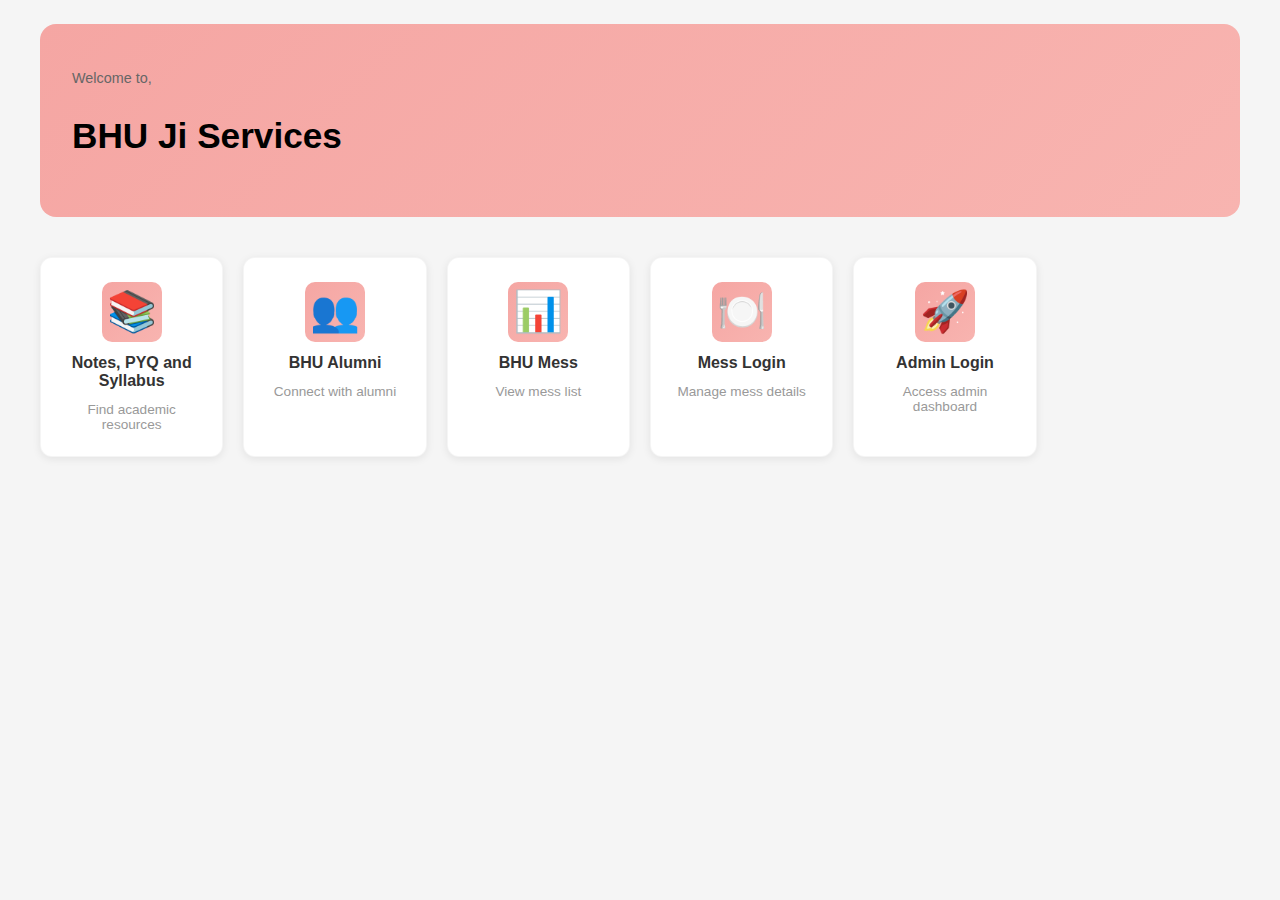
<file: index.html>
<!DOCTYPE html>
<html lang="en">
<head>
    <meta charset="UTF-8">
    <meta name="viewport" content="width=device-width, initial-scale=1.0">
    <title>BHU Ji Dashboard</title>
    <link rel="stylesheet" href="https://cdnjs.cloudflare.com/ajax/libs/font-awesome/6.0.0-beta3/css/all.min.css">
    <link rel="stylesheet" href="styles.css">
    <div class="dashboard-header">
        <h1>BHU Ji Dashboard</h1>
        <p class="header-date">📅 Tue, Nov 25, 2025</p>
    </div>
    <main class="dashboard-container">
        <div class="welcome-card">
            <p class="welcome-subtitle">Welcome to,</p>
            <h2 class="welcome-title">BHU Ji Services</h2>
        </div>
        <div class="service-grid">
            <div id="notes-card" class="service-card" style="cursor: pointer;">
                <div class="service-icon">📚</div>
                <h3 class="service-name">Notes, PYQ and Syllabus</h3>
                <p class="service-desc">Find academic resources</p>
            </div>
            <a href="alumniHostels.html" class="service-card">
                <div class="service-icon">👥</div>
                <h3 class="service-name">BHU Alumni</h3>
                <p class="service-desc">Connect with alumni</p>
            </a>
            <a href="messList.html" class="service-card">
                <div class="service-icon">📊</div>
                <h3 class="service-name">BHU Mess</h3>
                <p class="service-desc">View mess list</p>
            </a>
            <a href="messLogin.html" class="service-card">
                <div class="service-icon">🍽️</div>
                <h3 class="service-name">Mess Login</h3>
                <p class="service-desc">Manage mess details</p>
            </a>
            <div id="admin-login-card" class="service-card" style="cursor: pointer;">
                <div class="service-icon">🚀</div>
                <h3 class="service-name">Admin Login</h3>
                <p class="service-desc">Access admin dashboard</p>
            </div>
        </div>
    </main>

    <!-- Notes Modal -->
    <div id="notes-modal" class="modal-overlay">
        <div class="modal-content">
            <div class="modal-header">
                <h2>Choose a Resource</h2>
                <button id="notes-modal-close" class="modal-close">&times;</button>
            </div>
            <div class="modal-body">
                <a href="https://drive.google.com/drive/u/2/folders/116XFzMyxgGi6TwMffEyU1wC31768v-Eu" class="modal-option-btn"><i class="fas fa-book-open"></i> Notes</a>
                <a href="pyq_ji_file_manager/pyq_ji_file_manager.html" class="modal-option-btn"><i class="fas fa-file-alt"></i> PYQ</a>
                <a href="https://drive.google.com/drive/u/2/folders/1a_JggtUczdvfrDzYzCUU9171eKrLCz9Y" class="modal-option-btn"><i class="fas fa-list-alt"></i> Syllabus</a>
                <div id="notes-progress-bar-container" class="progress-bar-container">
                    <div class="progress-bar"></div>
                </div>
            </div>
        </div>
    </div>

    <!-- Admin Password Modal -->
    <div id="admin-password-modal" class="modal-overlay">
        <div class="modal-content">
            <div class="modal-header">
                <h2>Admin Access</h2>
                <button id="admin-modal-close" class="modal-close">&times;</button>
            </div>
            <div class="modal-body">
                <div class="input-wrapper">
                    <i class="fas fa-lock"></i>
                    <input type="password" id="admin-password-input" placeholder="Enter password">
                    <i class="fas fa-eye-slash toggle-password" id="admin-toggle-password"></i>
                </div>
                <p id="admin-password-error">Incorrect password. You are not allowed.</p>
                <div class="form-options">
                    <label class="remember-me">
                        <input type="checkbox" id="admin-remember-password">
                        <span>Remember password</span>
                    </label>
                </div>
                <button id="admin-password-submit" class="submit-btn">Login</button>
            </div>
        </div>
    </div>

    <script>
        document.addEventListener('DOMContentLoaded', () => {
            const notesCard = document.getElementById('notes-card');
            const notesModal = document.getElementById('notes-modal');
            const closeModalBtn = document.getElementById('notes-modal-close');
            const notesModalBody = notesModal.querySelector('.modal-body');
            const progressBarContainer = document.getElementById('notes-progress-bar-container');

            const adminLoginCard = document.getElementById('admin-login-card');
            const adminPasswordModal = document.getElementById('admin-password-modal');
            const closeAdminModalBtn = document.getElementById('admin-modal-close');
            const adminPasswordInput = document.getElementById('admin-password-input');
            const adminPasswordSubmit = document.getElementById('admin-password-submit');
            const adminPasswordError = document.getElementById('admin-password-error');
            const adminTogglePassword = document.getElementById('admin-toggle-password');
            const adminRememberCheckbox = document.getElementById('admin-remember-password');

            const openModal = () => {
                notesModalBody.classList.remove('loading'); // Reset state
                progressBarContainer.style.display = 'none';
                notesModal.style.display = 'flex';
            };

            const closeModal = () => {
                notesModalBody.classList.remove('loading');
                progressBarContainer.style.display = 'none';
                notesModal.style.display = 'none';
            };

            notesCard.addEventListener('click', openModal);
            closeModalBtn.addEventListener('click', closeModal);

            // Close modal if user clicks outside the content
            notesModal.addEventListener('click', (e) => {
                if (e.target === notesModal) {
                    closeModal();
                }
            });

            // Show progress bar on modal link click
            notesModal.querySelectorAll('.modal-option-btn').forEach(link => {
                link.addEventListener('click', () => {
                    notesModalBody.classList.add('loading');
                    progressBarContainer.style.display = 'block'; // Show progress bar
                });
            });

            const openAdminModal = () => {
                // Check for remembered password
                const rememberedPassword = localStorage.getItem('adminPassword');
                if (rememberedPassword) {
                    adminPasswordInput.value = rememberedPassword;
                    adminRememberCheckbox.checked = true;
                } else {
                    adminPasswordInput.value = '';
                    adminRememberCheckbox.checked = false;
                }

                adminPasswordError.style.display = 'none';
                adminPasswordModal.style.display = 'flex';
                adminPasswordInput.focus();
            };

            const closeAdminModal = () => {
                adminPasswordModal.style.display = 'none';
            };

            const checkAdminPassword = () => {
                if (adminPasswordInput.value === "Cvam@Cvam") {
                    // Handle remember password
                    if (adminRememberCheckbox.checked) {
                        localStorage.setItem('adminPassword', adminPasswordInput.value);
                    } else {
                        localStorage.removeItem('adminPassword');
                    }
                    window.location.href = 'admindashboard.html';
                } else {
                    adminPasswordError.style.display = 'block';
                }
            };

            adminLoginCard.addEventListener('click', openAdminModal);
            closeAdminModalBtn.addEventListener('click', closeAdminModal);
            adminPasswordSubmit.addEventListener('click', checkAdminPassword);
            adminPasswordInput.addEventListener('keypress', (e) => {
                if (e.key === 'Enter') {
                    checkAdminPassword();
                }
            });

            adminTogglePassword.addEventListener('click', () => {
                if (adminPasswordInput.type === 'password') {
                    adminPasswordInput.type = 'text';
                    adminTogglePassword.classList.remove('fa-eye-slash');
                    adminTogglePassword.classList.add('fa-eye');
                } else {
                    adminPasswordInput.type = 'password';
                    adminTogglePassword.classList.remove('fa-eye');
                    adminTogglePassword.classList.add('fa-eye-slash');
                }
            });
        });
    </script>
</body>
</html>
</file>
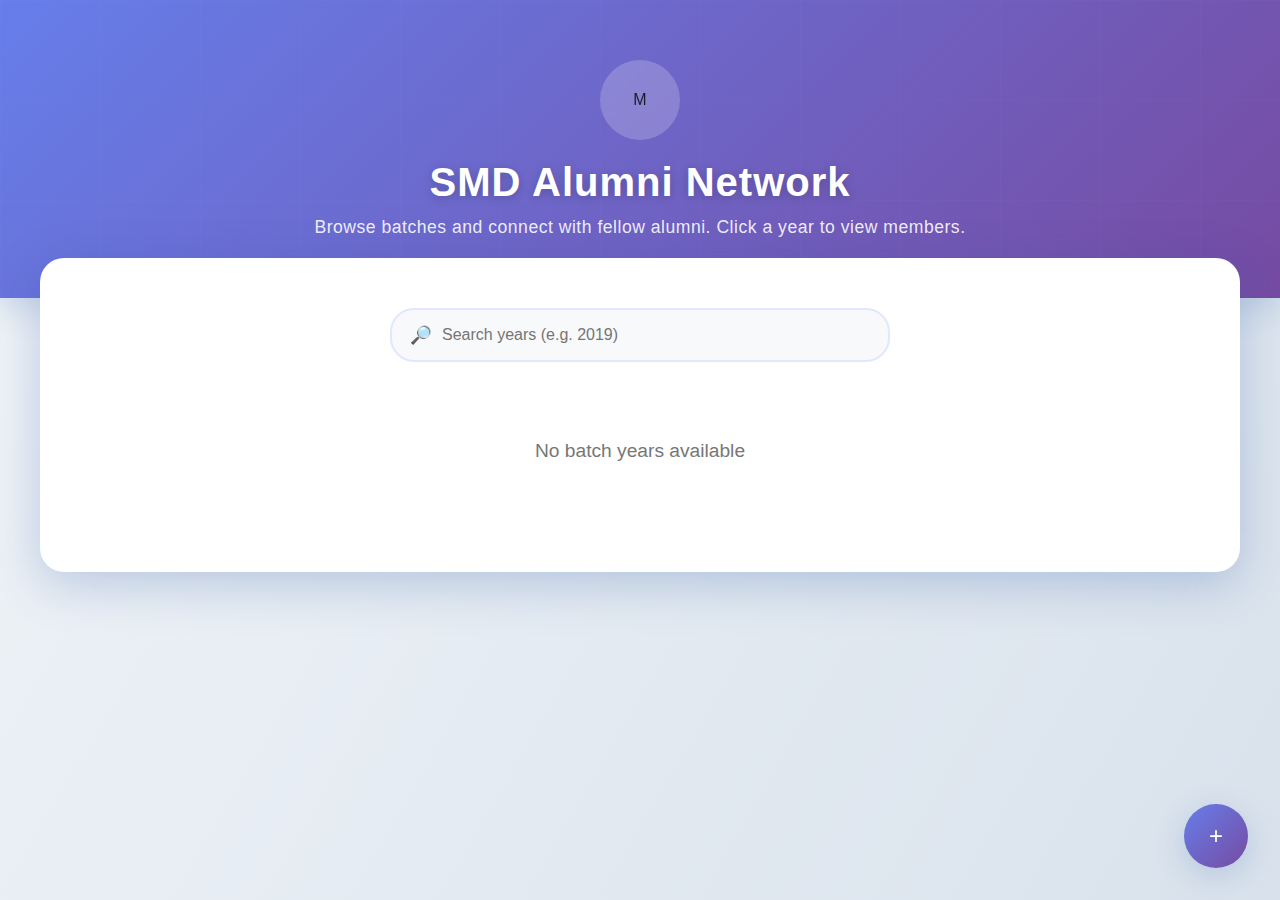
<file: alumni.html>
<!DOCTYPE html>
<html lang="en">
<head>
  <meta charset="UTF-8" />
  <meta name="viewport" content="width=device-width, initial-scale=1.0" />
  <title>BHU Alumni - Years</title>
  <link rel="stylesheet" href="alumniStyle.css" />
</head>
<body>
  <div class="hero-section">
    <div class="hero-content">
      <div class="hero-icon">M</div>
      <h1 class="hero-title">SMD Alumni Network</h1>
      <p class="hero-subtitle">Browse batches and connect with fellow alumni. Click a year to view members.</p>
    </div>
  </div>

  <div class="container">
    <div id="years-view">
      <div class="search-container" style="margin-bottom:18px;">
        <span class="search-icon">🔎</span>
        <input id="year-search" class="search-input" placeholder="Search years (e.g. 2019)" />
      </div>
      <div class="cards-container" id="cards-container"></div>
    </div>
    <div id="alumni-view" class="hidden">
      <button id="back-to-years-button" class="back-button">&larr; Back to Years</button>
      <div style="margin:18px 0 12px; display:flex; gap:12px; align-items:center;">
        <h1 id="alumni-year-title" style="margin:0; flex:1"></h1>
        <div style="min-width:240px;">
          <input id="alumni-search" class="search-input" placeholder="Search alumni by name" />
        </div>
      </div>
      <div class="alumni-container" id="alumni-container"></div>
    </div>
    <div id="profile-view" class="hidden">
      <button id="back-to-alumni-button" class="back-button">&larr; Back to Alumni List</button>
      <div id="profile-details"></div>
    </div>
    
    <div id="loading-overlay" class="loading-overlay hidden">
      <div class="spinner"></div>
      <p>Loading alumni data…</p>
    </div>
  </div>
  <a href="https://forms.gle/ai4JgUcyFuaW2g2D8" class="fab" target="_blank">
    +
  </a>
  <script src="alumniJs.js"></script>
</body>
</html>
</file>
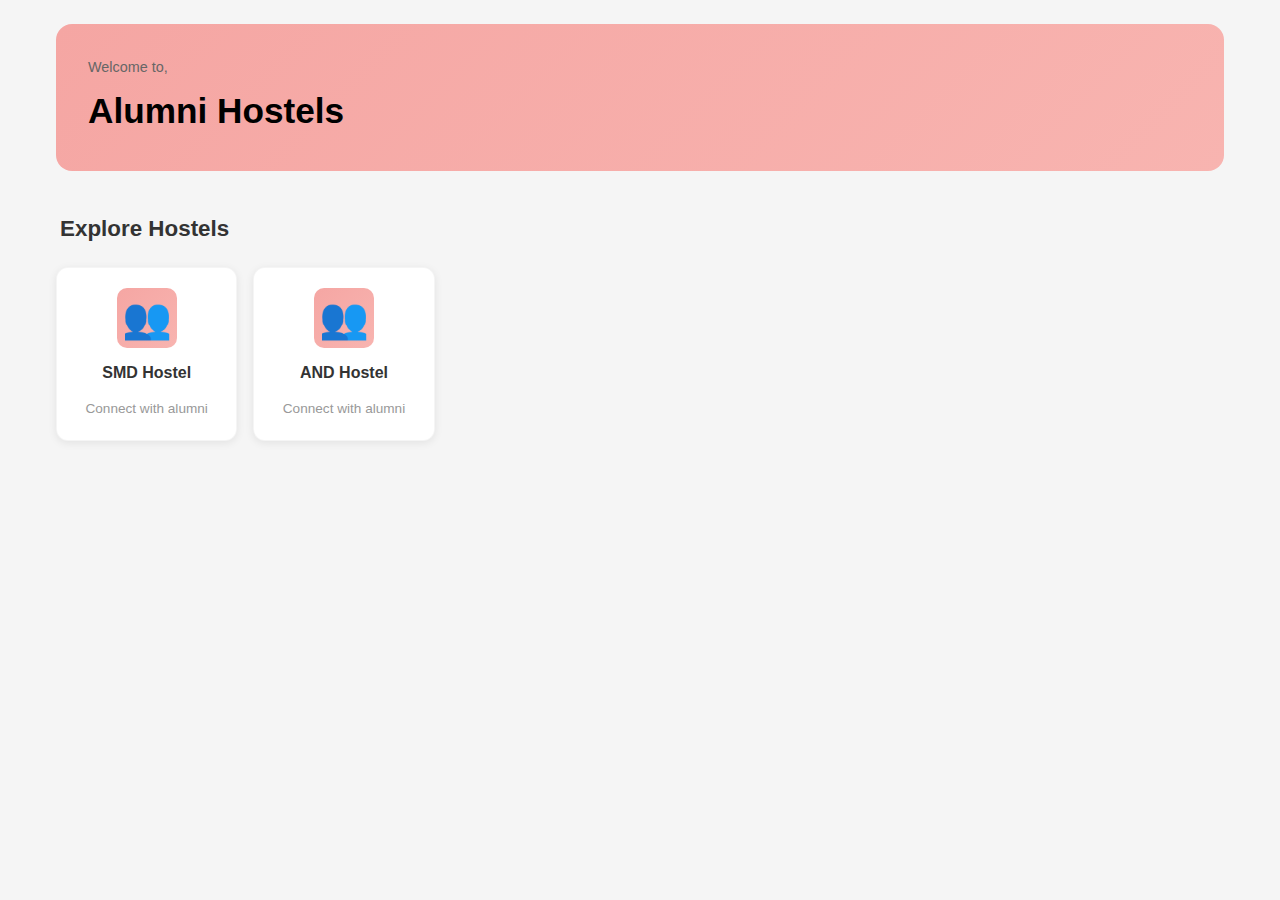
<file: alumniHostels.html>
<!DOCTYPE html>
<html lang="en">
<head>
    <meta charset="utf-8" />
    <meta name="viewport" content="width=device-width, initial-scale=1" />
    <title>Alumni Hostels</title>
    <link rel="stylesheet" href="alumniHostelsStyle.css?v=2">
</head>
<body>
    <div class="dashboard-header">
        <h1>Alumni Hostels Dashboard</h1>
        <p class="header-date">📅 Tue, Nov 25, 2025</p>
    </div>

    <main class="dashboard-container">
        <div class="welcome-card">
            <p class="welcome-subtitle">Welcome to,</p>
            <h2 class="welcome-title">Alumni Hostels</h2>
        </div>

        <div class="section-title">Explore Hostels</div>

        <div class="hostel-grid">
            <div class="hostel-card" data-hostel="SMD">
                <div class="hostel-icon">👥</div>
                <h3 class="hostel-name">SMD Hostel</h3>
                <p class="hostel-desc">Connect with alumni</p>
            </div>

            <div class="hostel-card" data-hostel="AND">
                <div class="hostel-icon">👥</div>
                <h3 class="hostel-name">AND Hostel</h3>
                <p class="hostel-desc">Connect with alumni</p>
            </div>

        </div>
    </main>

    <div id="dev-modal" class="modal-overlay" role="dialog" aria-hidden="true">
        <div class="modal">
            <button id="modal-x" aria-label="Close" class="modal-close">✕</button>
            <div class="modal-icon">🔧</div>
            <h3 id="modal-title">Coming Soon</h3>
            <p id="modal-text">This hostel's alumni page is still in development.</p>
            <button id="modal-close" class="modal-btn">OK</button>
        </div>
    </div>

    <script>
        document.querySelectorAll('.hostel-card').forEach(card => {
            card.addEventListener('click', () => {
                const hostel = card.getAttribute('data-hostel');
                if (hostel === 'SMD') {
                    window.location.href = 'alumni.html';
                } else {
                    const modal = document.getElementById('dev-modal');
                    document.getElementById('modal-title').textContent = hostel + ' Hostel';
                    document.getElementById('modal-text').textContent = hostel + ' Hostel alumni page is coming soon. Stay tuned!';
                    modal.style.display = 'flex';
                    modal.setAttribute('aria-hidden', 'false');
                    document.getElementById('modal-close').focus();
                }
            });
        });

        const modal = document.getElementById('dev-modal');
        function closeModal() {
            modal.style.display = 'none';
            modal.setAttribute('aria-hidden', 'true');
        }
        document.getElementById('modal-close').addEventListener('click', closeModal);
        document.getElementById('modal-x').addEventListener('click', closeModal);
        modal.addEventListener('click', (e) => { if (e.target === modal) closeModal(); });
        document.addEventListener('keydown', (e) => { if (e.key === 'Escape' && modal.style.display === 'flex') closeModal(); });
    </script>
</body>
</html>
</file>
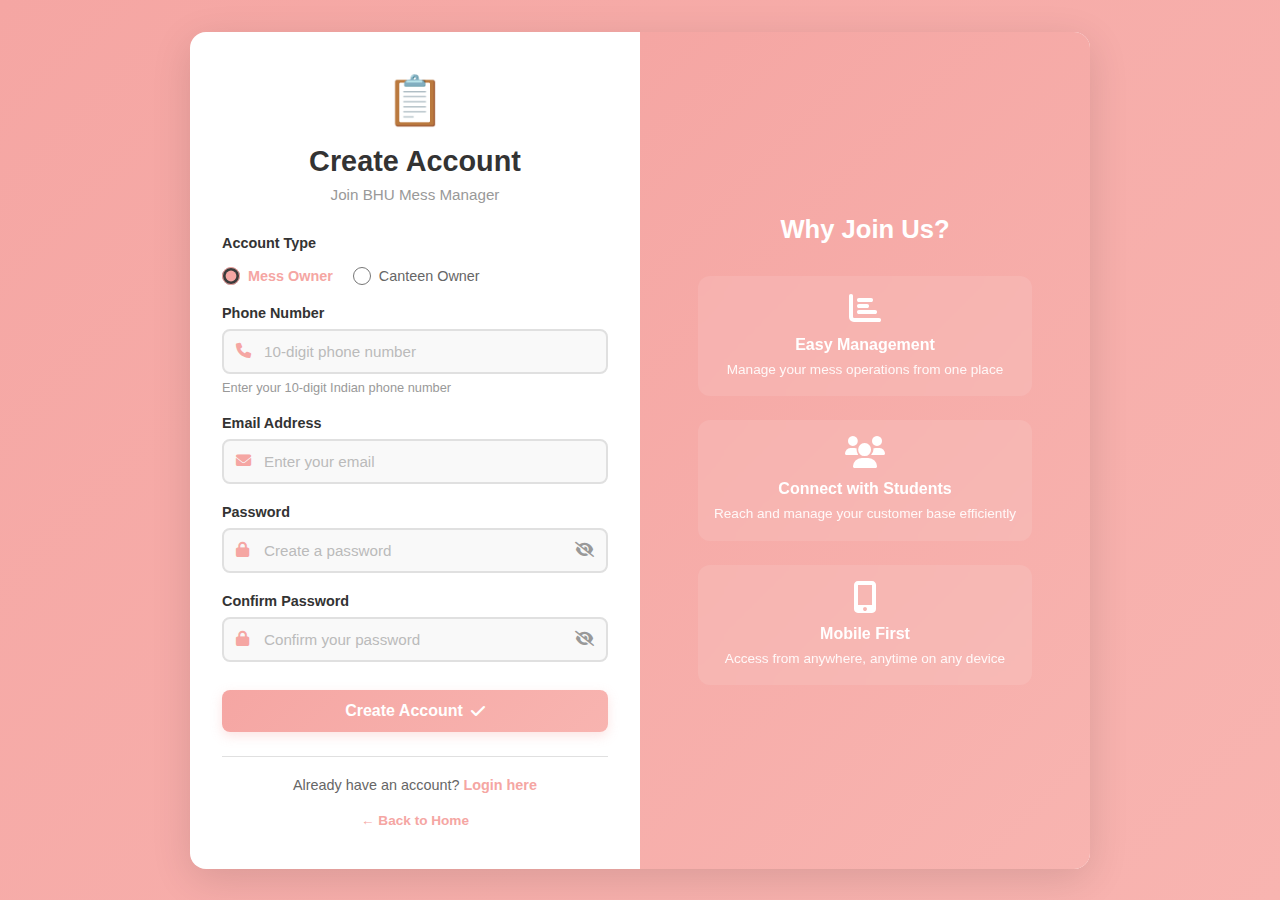
<file: signup.html>
<!DOCTYPE html>
<html lang="en">
<head>
  <meta charset="UTF-8">
  <meta name="viewport" content="width=device-width, initial-scale=1.0">
  <title>Sign Up</title>
  <link rel="stylesheet" href="https://cdnjs.cloudflare.com/ajax/libs/font-awesome/6.0.0-beta3/css/all.min.css">
  <link rel="stylesheet" href="signup.css">
</head>
<body>
  <div class="signup-container">
    <div class="signup-card">
      <div class="signup-header">
        <div class="header-icon">📋</div>
        <h1>Create Account</h1>
        <p>Join BHU Mess Manager</p>
      </div>

      <form id="signup-form" autocomplete="off">
        <div class="form-group">
          <label>Account Type</label>
          <div class="radio-group">
            <div class="radio-item">
              <input type="radio" id="mess" name="userType" value="mess" checked>
              <label for="mess">Mess Owner</label>
            </div>
            <div class="radio-item">
              <input type="radio" id="canteen" name="userType" value="canteen">
              <label for="canteen">Canteen Owner</label>
            </div>
          </div>
        </div>

        <div class="form-group">
          <label for="phone">Phone Number</label>
          <div class="input-wrapper">
            <i class="fas fa-phone"></i>
            <input type="tel" id="phone" name="phone" placeholder="10-digit phone number" required pattern="[6-9]\d{9}">
          </div>
          <small class="helper-text">Enter your 10-digit Indian phone number</small>
        </div>

        <div class="form-group">
          <label for="email">Email Address</label>
          <div class="input-wrapper">
            <i class="fas fa-envelope"></i>
            <input type="email" id="email" name="email" placeholder="Enter your email" required autocomplete="username">
          </div>
        </div>

        <div class="form-group">
          <label for="password">Password</label>
          <div class="input-wrapper">
            <i class="fas fa-lock"></i>
            <input type="password" id="password" name="password" placeholder="Create a password" required autocomplete="new-password">
            <i class="fas fa-eye-slash toggle-password" data-for="password"></i>
          </div>
        </div>

        <div class="form-group">
          <label for="confirm-password">Confirm Password</label>
          <div class="input-wrapper">
            <i class="fas fa-lock"></i>
            <input type="password" id="confirm-password" name="confirm-password" placeholder="Confirm your password" required autocomplete="new-password">
            <i class="fas fa-eye-slash toggle-password" data-for="confirm-password"></i>
          </div>
        </div>

        <button type="submit" class="signup-btn">
          <span>Create Account</span>
          <i class="fas fa-check"></i>
        </button>
      </form>

      <div class="signup-footer">
        <p>Already have an account? <a href="messLogin.html">Login here</a></p>
        <a href="index.html" class="back-link">← Back to Home</a>
      </div>
    </div>

    <div class="signup-side">
      <div class="side-content">
        <h2>Why Join Us?</h2>
        <div class="benefits">
          <div class="benefit-item">
            <i class="fas fa-chart-bar"></i>
            <h3>Easy Management</h3>
            <p>Manage your mess operations from one place</p>
          </div>
          <div class="benefit-item">
            <i class="fas fa-users"></i>
            <h3>Connect with Students</h3>
            <p>Reach and manage your customer base efficiently</p>
          </div>
          <div class="benefit-item">
            <i class="fas fa-mobile-alt"></i>
            <h3>Mobile First</h3>
            <p>Access from anywhere, anytime on any device</p>
          </div>
        </div>
      </div>
    </div>
  </div>

  <script>
    // Toggle password visibility
    document.querySelectorAll('.toggle-password').forEach(function(icon) {
      function toggleAction() {
        var forField = icon.getAttribute('data-for');
        var pwdInput = document.getElementById(forField);
        if (pwdInput.type === "password") {
          pwdInput.type = "text";
          icon.classList.remove('fa-eye-slash');
          icon.classList.add('fa-eye');
        } else {
          pwdInput.type = "password";
          icon.classList.remove('fa-eye');
          icon.classList.add('fa-eye-slash');
        }
      }
      icon.addEventListener('click', toggleAction);
      icon.addEventListener('keydown', function(e) {
        if (e.key === "Enter" || e.key === " " || e.keyCode === 32) {
          toggleAction();
        }
      });
    });

    // Validate phone number and passwords match
    document.getElementById('signup-form').addEventListener('submit', function(e) {
      var phone = document.getElementById('phone').value;
      var password = document.getElementById('password').value;
      var confirmPassword = document.getElementById('confirm-password').value;
      var phonePattern = /^[6-9]\d{9}$/;
      
      if (!phonePattern.test(phone)) {
        alert('Please enter a valid 10-digit Indian phone number.');
        e.preventDefault();
        return false;
      }
      
      if (password !== confirmPassword) {
        alert('Passwords do not match. Please try again.');
        e.preventDefault();
        return false;
      }
    });
  </script>
  <script src="signup.js"></script>
</body>
</html>
</file>
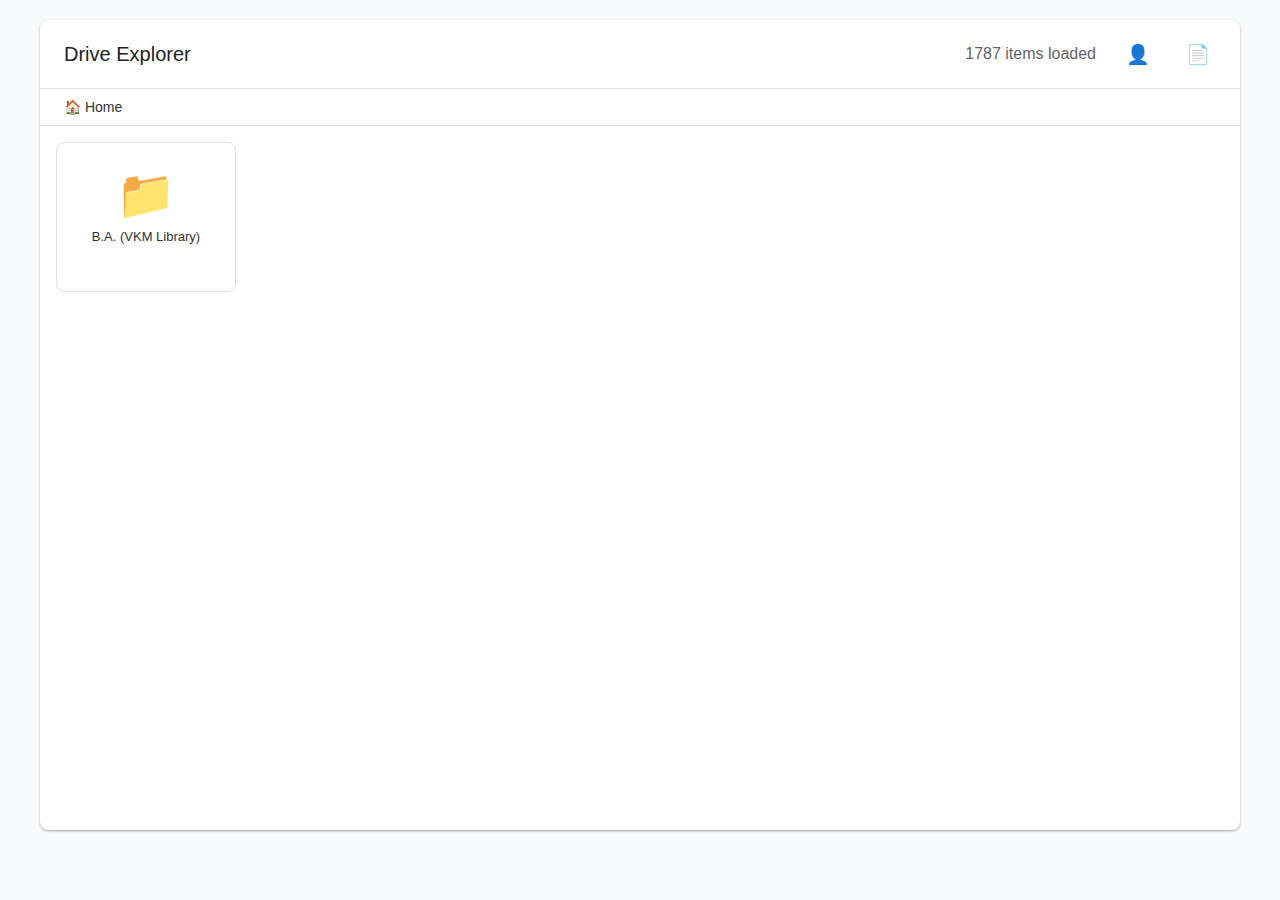
<file: pyq_ji_file_manager/pyq_ji_file_manager.html>
<!DOCTYPE html>
<html lang="en">
<head>
    <meta charset="UTF-8">
    <meta name="viewport" content="width=device-width, initial-scale=1.0">
    <title>Drive File Manager</title>
    <link rel="stylesheet" href="style.css">
</head>
<body>

<div id="app-container" class="file-manager">
    <div class="header">
        <h1>Drive Explorer</h1>
        <div class="header-controls">
            <div id="status"></div>
            <button id="login-btn" class="icon-btn" title="Admin Login">👤</button>
            <div class="view-controls">
                <button id="view-toggle-btn" title="Switch to List View">📄</button>
            </div>
        </div>
    </div>
    <div id="admin-toolbar" class="admin-toolbar" style="display: none;">
        <div class="admin-actions">
            <button id="add-folder-btn">➕ New Folder</button>
            <button id="open-file-btn" disabled>📂 Open</button>
            <button id="add-file-btn">➕ New File</button>
            <button id="rename-btn" disabled>✏️ Rename</button>
            <button id="delete-btn" disabled>🗑️ Delete</button>
        </div>
        <div class="admin-selection">
            <button id="select-all-btn">Select All</button>
            <button id="deselect-all-btn">Deselect All</button>
        </div>
        <div class="admin-save">
            <button id="save-btn" class="action-button">💾 Save & Download</button>
            <div class="mode-switch">
                <label for="edit-mode-toggle">Edit Mode</label>
                <label class="switch">
                    <input type="checkbox" id="edit-mode-toggle" checked>
                    <span class="slider round"></span>
                </label>
            </div>
            <button id="logout-btn" class="icon-btn" title="Logout">🚪</button>
        </div>
    </div>
    <div id="breadcrumbs" class="breadcrumbs"></div>
    <div class="content" id="file-tree" style="display: none;">
        <div class="loading">Loading drive_files.json...</div>
    </div>
    <div class="content" id="card-view">
        <!-- Card view content will be generated here -->
    </div>
</div>

<div id="dialog-modal" class="modal-overlay" style="display: none;">
    <div class="modal-content">
        <h2 id="dialog-title">Dialog Title</h2>
        <p id="dialog-message"></p>
        <div id="dialog-inputs">
            <!-- Input fields will be dynamically added here -->
        </div>
        <div class="dialog-buttons">
            <button id="dialog-cancel-btn" class="secondary-btn">Cancel</button>
            <button id="dialog-confirm-btn" class="action-button">Confirm</button>
        </div>
    </div>
</div>

<div id="login-modal" class="modal-overlay" style="display: none;">
    <div class="modal-content">
        <h2>Admin Login</h2>
        <input type="password" id="password-input" placeholder="Password">
        <button id="login-submit-btn" class="action-button">Login</button>
        <p class="error-message" id="login-error"></p>
    </div>
</div>

<script src="script.js" defer></script>

</body>
</html>
</file>
<file: styles.css>
body {
  font-family: -apple-system, BlinkMacSystemFont, 'Segoe UI', 'Roboto', sans-serif;
  background: #f5f5f5;
  color: #333;
  margin: 0;
}

.dashboard-header {
  display: none;
}

.dashboard-container {
  max-width: 1200px;
  margin: 0 auto;
  padding: 24px 16px;
}

.welcome-card {
  background: linear-gradient(135deg, #f5a6a3, #f8b4b0);
  padding: 32px;
  border-radius: 16px;
  margin-bottom: 40px;
}

.welcome-subtitle {
  font-size: 0.9rem;
  color: #666;
  margin-bottom: 4px;
}

.welcome-title {
  font-size: 2.2rem;
  font-weight: 800;
  color: #000;
}

.service-grid {
  display: grid;
  grid-template-columns: repeat(auto-fill, minmax(180px, 1fr));
  gap: 20px;
  margin-bottom: 40px;
}

.service-card {
  background: white;
  border-radius: 12px;
  padding: 24px 16px;
  text-align: center;
  box-shadow: 0 2px 8px rgba(0, 0, 0, 0.08);
  cursor: pointer;
  transition: all 0.28s ease;
  border: 1px solid rgba(0, 0, 0, 0.04);
  display: flex;
  flex-direction: column;
  align-items: center;
  gap: 12px;
  text-decoration: none;
  color: inherit;
}

.service-card:hover {
  transform: translateY(-6px);
  box-shadow: 0 8px 24px rgba(0, 0, 0, 0.12);
}

.service-card:active {
  transform: translateY(-3px);
}

.service-icon {
  font-size: 2.5rem;
  display: flex;
  align-items: center;
  justify-content: center;
  width: 60px;
  height: 60px;
  background: linear-gradient(135deg, #f5a6a3, #f8b4b0);
  border-radius: 10px;
}

.service-name {
  font-size: 1rem;
  font-weight: 700;
  color: #333;
  margin: 0;
}

.service-desc {
  font-size: 0.85rem;
  color: #999;
  margin: 0;
}

@media (max-width: 768px) {
  .dashboard-header {
    padding: 24px 16px;
  }
  .dashboard-header h1 {
    font-size: 1.5rem;
  }
  .welcome-card {
    padding: 24px;
  }
  .welcome-title {
    font-size: 1.6rem;
  }
  .service-grid {
    grid-template-columns: repeat(auto-fill, minmax(140px, 1fr));
    gap: 12px;
  }
  .service-card {
    padding: 16px 12px;
  }
  .service-icon {
    font-size: 2rem;
    width: 52px;
    height: 52px;
  }
  .service-name {
    font-size: 0.95rem;
  }
  .service-desc {
    font-size: 0.8rem;
  }
}

@media (max-width: 480px) {
  .dashboard-header {
    padding: 20px 12px;
  }
  .dashboard-header h1 {
    font-size: 1.3rem;
  }
  .header-date {
    font-size: 0.9rem;
  }
  .welcome-card {
    padding: 18px 16px;
  }
  .welcome-subtitle {
    font-size: 0.85rem;
  }
  .welcome-title {
    font-size: 1.4rem;
  }
  .service-grid {
    grid-template-columns: repeat(auto-fill, minmax(120px, 1fr));
    gap: 10px;
  }
  .service-card {
    padding: 14px 10px;
  }
  .service-icon {
    font-size: 1.8rem;
    width: 48px;
    height: 48px;
  }
  .service-name {
    font-size: 0.9rem;
  }
  .service-desc {
    font-size: 0.75rem;
  }
}

/* Modal Styles */
.modal-overlay {
    display: none; /* Hidden by default */
    position: fixed;
    top: 0;
    left: 0;
    width: 100%;
    height: 100%;
    background: rgba(0, 0, 0, 0.6);
    justify-content: center;
    align-items: center;
    z-index: 1000;
    backdrop-filter: blur(5px);
    animation: fadeIn 0.3s ease-out;
}

.modal-content {
    background: #fff;
    border-radius: 16px;
    box-shadow: 0 10px 30px rgba(0, 0, 0, 0.1);
    width: 90%;
    max-width: 400px;
    text-align: center;
    animation: slideIn 0.4s cubic-bezier(0.25, 0.46, 0.45, 0.94);
}

.modal-header {
    padding: 20px 24px;
    border-bottom: 1px solid #f0f0f0;
    position: relative;
}

.modal-header h2 {
    margin: 0;
    font-size: 1.4em;
    color: #333;
}

.modal-close {
    position: absolute;
    top: 12px;
    right: 12px;
    background: #f1f1f1;
    border: none;
    border-radius: 50%;
    width: 32px;
    height: 32px;
    font-size: 1.2em;
    color: #888;
    cursor: pointer;
    transition: background-color 0.2s, color 0.2s;
}

.modal-close:hover {
    background: #e0e0e0;
    color: #333;
}

.modal-body {
    display: flex;
    flex-direction: column;
    gap: 16px;
    padding: 24px;
}

.modal-option-btn {
    display: block;
    padding: 14px;
    background-color: #f0f0f0;
    border-radius: 8px;
    text-decoration: none;
    color: #333;
    font-weight: 600;
    transition: background-color 0.2s, transform 0.2s;
    display: flex;
    align-items: center;
    justify-content: center;
    gap: 10px;
}

.modal-option-btn:hover {
    background-color: #e0e0e0;
    transform: translateY(-2px);
}

.modal-body.loading .modal-option-btn {
    display: none;
}


/* Admin Password Modal Styles */
#admin-password-modal .modal-body {
    display: flex;
    flex-direction: column;
    gap: 16px;
}
#admin-password-modal input[type="password"] {
    width: 100%;
    padding: 12px;
    border: 1px solid #ccc;
    border-radius: 8px;
    font-size: 1rem;
}
#admin-password-modal button.submit-btn {
    padding: 12px;
    border: none;
    border-radius: 8px;
    background-color: #667eea;
    color: white;
    font-weight: 600;
    cursor: pointer;
    transition: background-color 0.2s;
}
#admin-password-modal button.submit-btn:hover {
    background-color: #5568d3;
}
#admin-password-error {
    color: #f56565;
    font-size: 0.9rem;
    margin-top: -8px;
    display: none;
}

/* Styles for input fields with icons */
.input-wrapper {
    position: relative;
    width: 100%;
}

.input-wrapper input {
    width: 100%;
    padding-right: 40px; /* Make space for the icon */
}

.toggle-password {
    position: absolute;
    top: 50%;
    right: 15px;
    transform: translateY(-50%);
    cursor: pointer;
    color: #999;
}

/* Styles for form options like 'remember me' */
.form-options {
    display: flex;
    justify-content: flex-start;
    align-items: center;
    margin-top: -8px;
    margin-bottom: 8px;
}

.remember-me {
    display: flex;
    align-items: center;
    gap: 6px;
    font-size: 0.9rem;
    color: #555;
    cursor: pointer;
}

@keyframes fadeIn { from { opacity: 0; } to { opacity: 1; } }
@keyframes slideIn { from { opacity: 0; transform: translateY(-30px); } to { opacity: 1; transform: translateY(0); } }
}

/* Progress Bar Styles */
.progress-bar-container {
    width: 100%;
    background-color: #e0e0e0;
    border-radius: 4px;
    margin-top: 16px;
    overflow: hidden;
    display: none; /* Hidden by default */
}
.progress-bar {
    width: 0;
    height: 8px;
    background-color: #007bff;
    border-radius: 4px;
    animation: loading-progress 1.5s ease-out forwards;
}
@keyframes loading-progress {
    from { width: 0; }
    to { width: 100%; }
}
</file>
<file: alumniStyle.css>
:root {
  --primary-color: #2255a4;
  --primary-dark: #153e73;
  --primary-light: #e0e7ff;
  --accent-color: #4CAF50;
  --text-dark: #1a1a2e;
  --text-light: #777;
  --bg-gradient: linear-gradient(135deg, #667eea 0%, #764ba2 100%);
  --card-gradient: linear-gradient(135deg, #f5f7fa 0%, #c3cfe2 100%);
  --shadow-sm: 0 2px 8px rgba(34, 85, 164, 0.1);
  --shadow-md: 0 4px 16px rgba(34, 85, 164, 0.15);
  --shadow-lg: 0 8px 32px rgba(34, 85, 164, 0.2);
  --shadow-xl: 0 12px 48px rgba(34, 85, 164, 0.25);
  --radius-sm: 8px;
  --radius-md: 12px;
  --radius-lg: 16px;
  --radius-xl: 24px;
  --transition: all 0.3s cubic-bezier(0.4, 0, 0.2, 1);
}

* {
  margin: 0;
  padding: 0;
  box-sizing: border-box;
}

body {
  font-family: 'Segoe UI', 'Roboto', 'Inter', -apple-system, sans-serif;
  background: linear-gradient(120deg, #f0f4f8 0%, #d9e2ec 100%);
  margin: 0;
  padding: 0;
  min-height: 100vh;
  color: var(--text-dark);
  -webkit-font-smoothing: antialiased;
  -moz-osx-font-smoothing: grayscale;
}

/* Hero Section */
.hero-section {
  background: var(--bg-gradient);
  padding: 60px 20px;
  text-align: center;
  box-shadow: var(--shadow-lg);
  position: relative;
  overflow: hidden;
}

.hero-section::before {
  content: '';
  position: absolute;
  top: 0;
  left: 0;
  right: 0;
  bottom: 0;
  background: url('data:image/svg+xml,<svg width="100" height="100" xmlns="http://www.w3.org/2000/svg"><defs><pattern id="grid" width="100" height="100" patternUnits="userSpaceOnUse"><path d="M 100 0 L 0 0 0 100" fill="none" stroke="rgba(255,255,255,0.1)" stroke-width="1"/></pattern></defs><rect width="100%" height="100%" fill="url(%23grid)"/></svg>');
  opacity: 0.3;
}

.hero-content {
  position: relative;
  z-index: 1;
  max-width: 800px;
  margin: 0 auto;
}

.hero-icon {
  width: 80px;
  height: 80px;
  background: rgba(255, 255, 255, 0.2);
  backdrop-filter: blur(10px);
  border-radius: 50%;
  display: flex;
  align-items: center;
  justify-content: center;
  margin: 0 auto 20px;
  animation: float 3s ease-in-out infinite;
}

.hero-icon i {
  font-size: 2.5rem;
  color: white;
}

@keyframes float {
  0%, 100% { transform: translateY(0px); }
  50% { transform: translateY(-10px); }
}

.hero-title {
  color: white;
  font-size: 2.5rem;
  font-weight: 700;
  margin-bottom: 12px;
  letter-spacing: 1px;
  text-shadow: 0 2px 10px rgba(0, 0, 0, 0.2);
}

.hero-subtitle {
  color: rgba(255, 255, 255, 0.9);
  font-size: 1.1rem;
  font-weight: 400;
  letter-spacing: 0.5px;
}

/* Container */
.container {
  max-width: 1200px;
  margin: -40px auto 40px;
  background: #fff;
  border-radius: var(--radius-xl);
  box-shadow: var(--shadow-xl);
  padding: 50px 30px;
  position: relative;
  z-index: 2;
}

/* Section Headers */
.section-header {
  text-align: center;
  margin-bottom: 40px;
}

.section-title {
  color: var(--primary-color);
  font-size: 2rem;
  font-weight: 700;
  margin-bottom: 8px;
  letter-spacing: 0.5px;
}

.section-subtitle {
  color: var(--text-light);
  font-size: 1rem;
  font-weight: 400;
}

/* Search Container */
.search-container {
  max-width: 500px;
  margin: 0 auto 40px;
  position: relative;
}

.search-icon {
  position: absolute;
  left: 20px;
  top: 50%;
  transform: translateY(-50%);
  color: var(--text-light);
  font-size: 1.1rem;
}

.search-input {
  width: 100%;
  padding: 16px 20px 16px 50px;
  border: 2px solid #e0e7ff;
  border-radius: var(--radius-xl);
  font-size: 1rem;
  transition: var(--transition);
  background: #f8f9fa;
}

.search-input:focus {
  outline: none;
  border-color: var(--primary-color);
  background: white;
  box-shadow: var(--shadow-md);
}

/* Year Cards */
.cards-container {
  display: grid;
  grid-template-columns: repeat(auto-fill, minmax(200px, 1fr));
  gap: 24px;
  animation: fadeInUp 0.6s ease;
}

@keyframes fadeInUp {
  from {
    opacity: 0;
    transform: translateY(20px);
  }
  to {
    opacity: 1;
    transform: translateY(0);
  }
}

.card {
  background: linear-gradient(135deg, #667eea 0%, #764ba2 100%);
  border-radius: var(--radius-lg);
  box-shadow: var(--shadow-md);
  padding: 32px 24px;
  color: white;
  font-size: 1.5rem;
  font-weight: 700;
  transition: var(--transition);
  cursor: pointer;
  text-decoration: none;
  text-align: center;
  position: relative;
  overflow: hidden;
}

.card::before {
  content: '';
  position: absolute;
  top: 0;
  left: 0;
  right: 0;
  bottom: 0;
  background: linear-gradient(135deg, rgba(255,255,255,0.1) 0%, rgba(255,255,255,0) 100%);
  opacity: 0;
  transition: var(--transition);
}

.card:hover {
  transform: translateY(-8px) scale(1.02);
  box-shadow: var(--shadow-xl);
}

.card:hover::before {
  opacity: 1;
}

.card:active {
  transform: translateY(-4px) scale(1.01);
}

/* Hidden Class */
.hidden {
  display: none !important;
}

/* Back Button */
.back-button {
  background: var(--primary-color);
  color: #fff;
  border: none;
  padding: 12px 28px;
  border-radius: var(--radius-xl);
  font-size: 1rem;
  font-weight: 600;
  margin-bottom: 30px;
  transition: var(--transition);
  cursor: pointer;
  box-shadow: var(--shadow-sm);
  display: inline-flex;
  align-items: center;
  gap: 8px;
}

.back-button:hover {
  background: var(--primary-dark);
  transform: translateX(-4px);
  box-shadow: var(--shadow-md);
}

.back-button i {
  font-size: 0.9rem;
}

/* Alumni Cards */
.alumni-container {
  display: grid;
  grid-template-columns: repeat(auto-fill, minmax(180px, 1fr));
  gap: 24px;
  animation: fadeInUp 0.6s ease;
}

.alumni-card {
  background: linear-gradient(135deg, #f5f7fa 0%, #c3cfe2 100%);
  border-radius: var(--radius-lg);
  box-shadow: var(--shadow-sm);
  padding: 28px 20px;
  text-align: center;
  transition: var(--transition);
  cursor: pointer;
  position: relative;
  overflow: hidden;
}

.alumni-card::before {
  content: '';
  position: absolute;
  top: 0;
  left: 0;
  right: 0;
  bottom: 0;
  background: linear-gradient(135deg, var(--primary-light) 0%, transparent 100%);
  opacity: 0;
  transition: var(--transition);
}

.alumni-card:hover {
  transform: translateY(-10px);
  box-shadow: var(--shadow-lg);
}

.alumni-card:hover::before {
  opacity: 0.5;
}

.alumni-card img,
.alumni-card .avatar-fallback {
  position: relative;
  z-index: 1;
}

.alumni-card img {
  width: 100px;
  height: 100px;
  border-radius: 50%;
  object-fit: cover;
  margin-bottom: 16px;
  border: 4px solid var(--primary-color);
  box-shadow: var(--shadow-sm);
  transition: var(--transition);
}

.alumni-card:hover img {
  transform: scale(1.05);
  border-color: var(--primary-dark);
}

.alumni-card .avatar-fallback {
  width: 100px;
  height: 100px;
  border-radius: 50%;
  background: linear-gradient(135deg, var(--primary-light) 0%, #e0e7ff 100%);
  border: 4px solid var(--primary-color);
  display: flex;
  align-items: center;
  justify-content: center;
  font-size: 2.5rem;
  font-weight: 700;
  color: var(--primary-color);
  margin: 0 auto 16px;
  transition: var(--transition);
}

.alumni-card:hover .avatar-fallback {
  transform: scale(1.05);
  border-color: var(--primary-dark);
}

.alumni-card .name {
  font-weight: 600;
  color: var(--primary-color);
  font-size: 1.1rem;
  position: relative;
  z-index: 1;
}

/* Profile View */
#profile-view {
  animation: fadeInUp 0.6s ease;
}

.profile-card {
  max-width: 600px;
  margin: 0 auto;
  background: linear-gradient(135deg, #f5f7fa 0%, #c3cfe2 100%);
  padding: 40px;
  border-radius: var(--radius-xl);
  box-shadow: var(--shadow-lg);
}

#profile-details img,
#profile-details .avatar-fallback {
  display: block;
  margin: 0 auto 24px;
  border: 5px solid var(--primary-color);
  box-shadow: var(--shadow-md);
}

#profile-details img {
  width: 150px;
  height: 150px;
  border-radius: 50%;
  object-fit: cover;
}

#profile-details .avatar-fallback {
  width: 150px;
  height: 150px;
  border-radius: 50%;
  background: linear-gradient(135deg, var(--primary-light) 0%, #e0e7ff 100%);
  display: flex;
  align-items: center;
  justify-content: center;
  font-size: 4rem;
  font-weight: 700;
  color: var(--primary-color);
}

#profile-details h2 {
  text-align: center;
  color: var(--primary-dark);
  margin-bottom: 30px;
  font-size: 1.8rem;
  font-weight: 700;
}

.profile-item {
  background: white;
  padding: 16px 20px;
  margin-bottom: 16px;
  border-radius: var(--radius-md);
  box-shadow: var(--shadow-sm);
  transition: var(--transition);
}

.profile-item:hover {
  box-shadow: var(--shadow-md);
  transform: translateX(4px);
}

.profile-item strong {
  color: var(--primary-color);
  display: flex;
  align-items: center;
  gap: 8px;
  margin-bottom: 8px;
  font-size: 0.95rem;
  font-weight: 600;
  text-transform: uppercase;
  letter-spacing: 0.5px;
}

.profile-item strong i {
  font-size: 1rem;
}

.profile-item p {
  color: var(--text-dark);
  margin: 0;
  font-size: 1rem;
  line-height: 1.6;
}

/* Floating Action Button */
.fab {
  position: fixed;
  width: 64px;
  height: 64px;
  bottom: 32px;
  right: 32px;
  background: var(--bg-gradient);
  color: #FFF;
  border-radius: 50%;
  text-align: center;
  font-size: 1.5rem;
  box-shadow: var(--shadow-lg);
  text-decoration: none;
  display: flex;
  align-items: center;
  justify-content: center;
  transition: var(--transition);
  z-index: 1000;
  animation: pulse 2s infinite;
}

@keyframes pulse {
  0%, 100% {
    box-shadow: var(--shadow-lg), 0 0 0 0 rgba(102, 126, 234, 0.7);
  }
  50% {
    box-shadow: var(--shadow-xl), 0 0 0 20px rgba(102, 126, 234, 0);
  }
}

.fab:hover {
  transform: scale(1.1) rotate(90deg);
  box-shadow: var(--shadow-xl);
}

.fab:active {
  transform: scale(1.05) rotate(90deg);
}

/* Loading Overlay */
.loading-overlay {
  position: fixed;
  top: 0;
  left: 0;
  right: 0;
  bottom: 0;
  background: rgba(255, 255, 255, 0.95);
  display: flex;
  flex-direction: column;
  align-items: center;
  justify-content: center;
  z-index: 9999;
  opacity: 1;
  transition: opacity 0.3s ease;
}

.loading-overlay.hidden {
  opacity: 0;
  pointer-events: none;
}

.spinner {
  width: 60px;
  height: 60px;
  border: 5px solid var(--primary-light);
  border-top: 5px solid var(--primary-color);
  border-radius: 50%;
  animation: spin 1s linear infinite;
  margin-bottom: 20px;
}

@keyframes spin {
  0% { transform: rotate(0deg); }
  100% { transform: rotate(360deg); }
}

.loading-overlay p {
  color: var(--primary-color);
  font-size: 1.1rem;
  font-weight: 600;
}

/* Empty State */
.empty-state {
  text-align: center;
  padding: 60px 20px;
  color: var(--text-light);
}

.empty-state i {
  font-size: 4rem;
  color: var(--primary-light);
  margin-bottom: 20px;
}

.empty-state p {
  font-size: 1.2rem;
  margin: 0;
}

/* Responsive Design */
@media (max-width: 768px) {
  .hero-title {
    font-size: 2rem;
  }

  .hero-subtitle {
    font-size: 1rem;
  }

  .container {
    margin: -20px 16px 20px;
    padding: 30px 20px;
    border-radius: var(--radius-lg);
  }

  .section-title {
    font-size: 1.6rem;
  }

  .cards-container {
    grid-template-columns: repeat(auto-fill, minmax(150px, 1fr));
    gap: 16px;
  }

  .card {
    padding: 24px 16px;
    font-size: 1.3rem;
  }

  .alumni-container {
    grid-template-columns: repeat(auto-fill, minmax(140px, 1fr));
    gap: 16px;
  }

  .alumni-card {
    padding: 20px 12px;
  }

  .alumni-card img,
  .alumni-card .avatar-fallback {
    width: 80px;
    height: 80px;
    font-size: 2rem;
  }

  .profile-card {
    padding: 24px;
  }

  #profile-details img,
  #profile-details .avatar-fallback {
    width: 120px;
    height: 120px;
    font-size: 3rem;
  }

  .fab {
    width: 56px;
    height: 56px;
    bottom: 24px;
    right: 24px;
    font-size: 1.3rem;
  }
}

@media (max-width: 480px) {
  .hero-section {
    padding: 40px 16px;
  }

  .hero-icon {
    width: 60px;
    height: 60px;
  }

  .hero-icon i {
    font-size: 2rem;
  }

  .hero-title {
    font-size: 1.6rem;
  }

  .cards-container,
  .alumni-container {
    grid-template-columns: repeat(auto-fill, minmax(120px, 1fr));
    gap: 12px;
  }

  .search-input {
    padding: 14px 16px 14px 44px;
    font-size: 0.9rem;
  }
}

/* Alumni Hostels - card grid styles */
/* (hostel-specific styles moved to alumniHostelsStyle.css) */
</file>
<file: alumniHostelsStyle.css>
* {
  margin: 0;
  padding: 0;
  box-sizing: border-box;
}

body {
  font-family: -apple-system, BlinkMacSystemFont, 'Segoe UI', 'Roboto', sans-serif;
  background: #f5f5f5;
  color: #333;
  line-height: 1.6;
}

/* Dashboard Header */
.dashboard-header {
  display: none;
}

/* Main Container */
.dashboard-container {
  max-width: 1200px;
  margin: 0 auto;
  padding: 24px 16px;
}

/* Welcome Card */
.welcome-card {
  background: linear-gradient(135deg, #f5a6a3, #f8b4b0);
  padding: 32px;
  border-radius: 16px;
  margin-bottom: 40px;
}

.welcome-subtitle {
  font-size: 0.9rem;
  color: #666;
  margin-bottom: 4px;
}

.welcome-title {
  font-size: 2.2rem;
  font-weight: 800;
  color: #000;
}

/* Section Title */
.section-title {
  font-size: 1.4rem;
  font-weight: 700;
  color: #333;
  margin-bottom: 20px;
  margin-left: 4px;
}

/* Hostel Grid */
.hostel-grid {
  display: grid;
  grid-template-columns: repeat(auto-fill, minmax(160px, 1fr));
  gap: 16px;
  margin-bottom: 40px;
}

/* Hostel Card */
.hostel-card {
  background: white;
  border-radius: 12px;
  padding: 20px 16px;
  text-align: center;
  box-shadow: 0 2px 8px rgba(0, 0, 0, 0.08);
  cursor: pointer;
  transition: all 0.28s ease;
  border: 1px solid rgba(0, 0, 0, 0.04);
  display: flex;
  flex-direction: column;
  align-items: center;
  gap: 12px;
}

.hostel-card:hover {
  transform: translateY(-6px);
  box-shadow: 0 8px 24px rgba(0, 0, 0, 0.12);
}

.hostel-card:active {
  transform: translateY(-3px);
}

/* Hostel Icon */
.hostel-icon {
  font-size: 2.5rem;
  display: flex;
  align-items: center;
  justify-content: center;
  width: 60px;
  height: 60px;
  background: linear-gradient(135deg, #f5a6a3, #f8b4b0);
  border-radius: 10px;
}

/* Hostel Name */
.hostel-name {
  font-size: 1rem;
  font-weight: 700;
  color: #333;
  margin: 0;
}

/* Hostel Description */
.hostel-desc {
  font-size: 0.85rem;
  color: #999;
  margin: 0;
}

/* Modal */
.modal-overlay {
  position: fixed;
  inset: 0;
  display: none;
  align-items: center;
  justify-content: center;
  background: rgba(0, 0, 0, 0.5);
  backdrop-filter: blur(4px);
  z-index: 1000;
}

.modal {
  background: white;
  padding: 32px;
  border-radius: 16px;
  max-width: 400px;
  width: 90%;
  text-align: center;
  box-shadow: 0 12px 40px rgba(0, 0, 0, 0.15);
  position: relative;
}

.modal-close {
  position: absolute;
  top: 12px;
  right: 12px;
  width: 32px;
  height: 32px;
  border: none;
  background: #f0f0f0;
  color: #666;
  border-radius: 50%;
  cursor: pointer;
  display: flex;
  align-items: center;
  justify-content: center;
  font-size: 18px;
  transition: all 0.2s ease;
}

.modal-close:hover {
  background: #e0e0e0;
  color: #000;
}

.modal-icon {
  font-size: 3rem;
  margin-bottom: 16px;
}

#modal-title {
  font-size: 1.3rem;
  font-weight: 700;
  color: #333;
  margin-bottom: 8px;
}

#modal-text {
  font-size: 0.95rem;
  color: #666;
  line-height: 1.5;
  margin-bottom: 24px;
}

.modal-btn {
  background: linear-gradient(135deg, #667eea, #764ba2);
  color: white;
  border: none;
  padding: 12px 32px;
  border-radius: 10px;
  font-size: 1rem;
  font-weight: 600;
  cursor: pointer;
  transition: all 0.2s ease;
  box-shadow: 0 4px 12px rgba(102, 126, 234, 0.3);
}

.modal-btn:hover {
  transform: translateY(-2px);
  box-shadow: 0 6px 16px rgba(102, 126, 234, 0.4);
}

/* Responsive */
@media (max-width: 768px) {
  .dashboard-header {
    padding: 24px 16px;
  }

  .dashboard-header h1 {
    font-size: 1.5rem;
  }

  .welcome-card {
    padding: 24px;
  }

  .welcome-title {
    font-size: 1.6rem;
  }

  .section-title {
    font-size: 1.2rem;
  }

  .hostel-grid {
    grid-template-columns: repeat(auto-fill, minmax(140px, 1fr));
    gap: 12px;
  }

  .hostel-card {
    padding: 16px 12px;
  }

  .hostel-icon {
    font-size: 2rem;
    width: 52px;
    height: 52px;
  }

  .hostel-name {
    font-size: 0.95rem;
  }

  .hostel-desc {
    font-size: 0.8rem;
  }
}

@media (max-width: 480px) {
  .dashboard-header {
    padding: 20px 12px;
  }

  .dashboard-header h1 {
    font-size: 1.3rem;
  }

  .header-date {
    font-size: 0.9rem;
  }

  .welcome-card {
    padding: 18px 16px;
  }

  .welcome-subtitle {
    font-size: 0.85rem;
  }

  .welcome-title {
    font-size: 1.4rem;
  }

  .section-title {
    font-size: 1.1rem;
  }

  .hostel-grid {
    grid-template-columns: repeat(auto-fill, minmax(130px, 1fr));
    gap: 10px;
  }

  .hostel-card {
    padding: 14px 10px;
  }

  .hostel-icon {
    font-size: 1.8rem;
    width: 48px;
    height: 48px;
  }

  .hostel-name {
    font-size: 0.9rem;
  }

  .hostel-desc {
    font-size: 0.75rem;
  }

  .modal {
    width: 95%;
    padding: 24px 20px;
  }

  .modal-icon {
    font-size: 2.5rem;
  }

  #modal-title {
    font-size: 1.2rem;
  }

  #modal-text {
    font-size: 0.9rem;
  }

  .modal-btn {
    padding: 10px 24px;
    font-size: 0.95rem;
  }
}
</file>
<file: signup.css>
* {
  margin: 0;
  padding: 0;
  box-sizing: border-box;
}

body {
  font-family: -apple-system, BlinkMacSystemFont, 'Segoe UI', 'Roboto', sans-serif;
  background: linear-gradient(135deg, #f5a6a3 0%, #f8b4b0 100%);
  min-height: 100vh;
  display: flex;
  align-items: center;
  justify-content: center;
  padding: 20px;
}

.signup-container {
  display: grid;
  grid-template-columns: 1fr 1fr;
  gap: 0;
  max-width: 900px;
  width: 100%;
  background: white;
  border-radius: 16px;
  overflow: hidden;
  box-shadow: 0 10px 40px rgba(0, 0, 0, 0.12);
  animation: slideInUp 0.5s cubic-bezier(0.34, 1.56, 0.64, 1);
}

@keyframes slideInUp {
  from {
    opacity: 0;
    transform: translateY(40px);
  }
  to {
    opacity: 1;
    transform: translateY(0);
  }
}

/* Signup Card Side */
.signup-card {
  padding: 40px 32px;
  display: flex;
  flex-direction: column;
  justify-content: center;
}

.signup-header {
  text-align: center;
  margin-bottom: 32px;
}

.header-icon {
  font-size: 3rem;
  margin-bottom: 16px;
  display: block;
}

.signup-header h1 {
  font-size: 1.8rem;
  font-weight: 700;
  color: #333;
  margin-bottom: 8px;
}

.signup-header p {
  color: #999;
  font-size: 0.95rem;
}

/* Form Styles */
#signup-form {
  display: flex;
  flex-direction: column;
  gap: 20px;
}

.form-group {
  display: flex;
  flex-direction: column;
}

.form-group label {
  font-size: 0.9rem;
  font-weight: 600;
  color: #333;
  margin-bottom: 8px;
}

.input-wrapper {
  position: relative;
  display: flex;
  align-items: center;
}

.input-wrapper i:first-child {
  position: absolute;
  left: 14px;
  color: #f5a6a3;
  font-size: 0.95rem;
  pointer-events: none;
}

.form-group input {
  width: 100%;
  padding: 12px 14px 12px 40px;
  border: 2px solid #e0e0e0;
  border-radius: 8px;
  font-size: 0.95rem;
  background: #f9f9f9;
  transition: all 0.3s ease;
}

.form-group input:focus {
  outline: none;
  border-color: #f5a6a3;
  background: white;
  box-shadow: 0 0 0 3px rgba(245, 166, 163, 0.1);
}

.form-group input::placeholder {
  color: #bbb;
}

.helper-text {
  font-size: 0.8rem;
  color: #999;
  margin-top: 6px;
}

/* Radio Group */
.radio-group {
  display: flex;
  gap: 20px;
  margin-top: 8px;
}

.radio-item {
  display: flex;
  align-items: center;
  gap: 8px;
}

.radio-item input[type="radio"] {
  cursor: pointer;
  accent-color: #f5a6a3;
  width: 18px;
  height: 18px;
}

.radio-item label {
  margin: 0;
  font-weight: 500;
  cursor: pointer;
  color: #666;
  transition: color 0.2s;
}

.radio-item input[type="radio"]:checked + label {
  color: #f5a6a3;
  font-weight: 600;
}

.toggle-password {
  position: absolute;
  right: 14px;
  color: #999;
  cursor: pointer;
  font-size: 0.95rem;
  transition: color 0.2s;
}

.toggle-password:hover {
  color: #f5a6a3;
}

/* Signup Button */
.signup-btn {
  padding: 12px 24px;
  background: linear-gradient(135deg, #f5a6a3 0%, #f8b4b0 100%);
  color: white;
  border: none;
  border-radius: 8px;
  font-size: 1rem;
  font-weight: 600;
  cursor: pointer;
  transition: all 0.3s ease;
  display: flex;
  align-items: center;
  justify-content: center;
  gap: 8px;
  box-shadow: 0 4px 12px rgba(245, 166, 163, 0.3);
  margin-top: 8px;
}

.signup-btn:hover {
  transform: translateY(-2px);
  box-shadow: 0 6px 20px rgba(245, 166, 163, 0.4);
}

.signup-btn:active {
  transform: translateY(0);
}

/* Footer */
.signup-footer {
  margin-top: 24px;
  text-align: center;
  border-top: 1px solid #e0e0e0;
  padding-top: 20px;
}

.signup-footer p {
  color: #666;
  font-size: 0.9rem;
  margin-bottom: 12px;
}

.signup-footer a {
  color: #f5a6a3;
  text-decoration: none;
  font-weight: 600;
  transition: color 0.2s;
}

.signup-footer a:hover {
  color: #f08076;
  text-decoration: underline;
}

.back-link {
  display: inline-block;
  margin-top: 8px;
  font-size: 0.85rem;
}

/* Right Side */
.signup-side {
  background: linear-gradient(135deg, #f5a6a3 0%, #f8b4b0 100%);
  padding: 40px 32px;
  display: flex;
  flex-direction: column;
  justify-content: center;
  align-items: center;
  text-align: center;
  color: white;
}

.side-content h2 {
  font-size: 1.6rem;
  font-weight: 700;
  margin-bottom: 32px;
}

.benefits {
  display: flex;
  flex-direction: column;
  gap: 24px;
}

.benefit-item {
  padding: 16px;
  background: rgba(255, 255, 255, 0.1);
  border-radius: 12px;
  backdrop-filter: blur(10px);
  transition: transform 0.3s ease;
}

.benefit-item:hover {
  transform: translateY(-4px);
}

.benefit-item i {
  font-size: 2rem;
  display: block;
  margin-bottom: 12px;
}

.benefit-item h3 {
  font-size: 1rem;
  font-weight: 600;
  margin-bottom: 6px;
}

.benefit-item p {
  font-size: 0.85rem;
  opacity: 0.9;
  line-height: 1.5;
}

/* Responsive Design */
@media (max-width: 768px) {
  .signup-container {
    grid-template-columns: 1fr;
  }

  .signup-side {
    display: none;
  }

  .signup-card {
    padding: 32px 24px;
  }

  .signup-header h1 {
    font-size: 1.4rem;
  }

  .header-icon {
    font-size: 2.5rem;
  }
}

@media (max-width: 480px) {
  .signup-card {
    padding: 24px 16px;
  }

  .signup-header {
    margin-bottom: 24px;
  }

  .signup-header h1 {
    font-size: 1.2rem;
  }

  .header-icon {
    font-size: 2rem;
  }

  .form-group input {
    padding: 10px 12px 10px 36px;
    font-size: 0.9rem;
  }

  .signup-btn {
    padding: 10px 20px;
    font-size: 0.95rem;
  }

  .radio-group {
    flex-direction: column;
    gap: 12px;
  }
}
</file>
<file: pyq_ji_file_manager/style.css>
:root {
    --bg-color: #f8f9fa;
    --container-bg: #ffffff;
    --text-color: #333;
    --hover-color: #f1f3f4;
    --border-color: #e0e0e0;
    --accent-color: #1a73e8;
}

body {
    font-family: -apple-system, BlinkMacSystemFont, "Segoe UI", Roboto, Helvetica, Arial, sans-serif;
    background-color: var(--bg-color);
    color: var(--text-color);
    margin: 0;
    padding: 20px;
}

.file-manager {
    max-width: 1200px;
    margin: 0 auto;
    background: var(--container-bg);
    border-radius: 8px;
    box-shadow: 0 1px 3px rgba(0,0,0,0.12), 0 1px 2px rgba(0,0,0,0.24);
    overflow: hidden;
    display: flex;
    flex-direction: column;
    height: 90vh;
}

.header {
    padding: 16px 24px;
    border-bottom: 1px solid var(--border-color);
    display: flex;
    align-items: center;
    justify-content: space-between;
    flex-shrink: 0;
}

.header h1 {
    margin: 0;
    font-size: 1.25rem;
    font-weight: 500;
    color: #202124;
}

.header-controls {
    display: flex;
    align-items: center;
    gap: 24px;
    color: #5f6368;
}
.header-controls .icon-btn {
    background: none;
    border: 1px solid transparent;
    border-radius: 50%;
    width: 36px;
    height: 36px;
    cursor: pointer;
    font-size: 1.2rem;
    display: flex;
    align-items: center;
    justify-content: center;
    transition: background-color 0.2s;
}

.view-controls button {
    background: none;
    border: 1px solid transparent;
    border-radius: 50%;
    width: 36px;
    height: 36px;
    cursor: pointer;
    font-size: 1.2rem;
    display: flex;
    align-items: center;
    justify-content: center;
    transition: background-color 0.2s;
}

.view-controls button:hover,
.header-controls .icon-btn:hover {
    background-color: var(--hover-color);
}

.content {
    flex: 1;
    overflow-y: auto;
}

/* Tree View Styles */
#file-tree {
    padding: 10px 0;
}

.tree-item {
    user-select: none;
}

.tree-row {
    display: flex;
    align-items: center;
    padding: 8px 16px;
    cursor: pointer;
    border: 2px solid transparent;
    transition: background-color 0.1s;
    font-size: 14px;
}

.tree-row:hover {
    background-color: var(--hover-color);
}

.tree-row.selected {
    background-color: #e8f0fe;
    border: 2px solid var(--accent-color);
}

.toggle-icon {
    width: 20px;
    height: 20px;
    display: flex;
    align-items: center;
    justify-content: center;
    margin-right: 4px;
    color: #5f6368;
    font-size: 10px;
    transition: transform 0.2s;
}

.toggle-icon.expanded {
    transform: rotate(90deg);
}

.toggle-icon.invisible {
    visibility: hidden;
}

.file-icon {
    margin-right: 12px;
    font-size: 1.2em;
}

.file-name {
    flex: 1;
    white-space: nowrap;
    overflow: hidden;
    text-overflow: ellipsis;
}

.file-size {
    color: #5f6368;
    font-size: 12px;
    margin-left: 16px;
    min-width: 70px;
    text-align: right;
}

/* Card View Styles */
#card-view {
    display: flex;
    flex-wrap: wrap;
    gap: 16px;
    padding: 16px;
    align-content: flex-start;
}

.file-card {
    width: 180px;
    height: 150px;
    box-sizing: border-box;
    border: 1px solid var(--border-color);
    border-radius: 8px;
    cursor: pointer;
    display: flex;
    flex-direction: column;
    align-items: center;
    justify-content: center;
    text-align: center;
    padding: 10px;
    transition: background-color 0.2s, box-shadow 0.2s;
    overflow: hidden;
    user-select: none;
    position: relative;
}

.file-card.selected {
    background-color: #e8f0fe;
    border: 2px solid var(--accent-color);
}

.file-card:hover {
    background-color: var(--hover-color);
    box-shadow: 0 2px 8px rgba(0,0,0,0.1);
}

.card-icon {
    font-size: 3rem;
    margin-bottom: 10px;
    line-height: 1;
}

.card-name {
    font-size: 13px;
    word-break: break-word;
    display: -webkit-box;
    -webkit-line-clamp: 2;
    -webkit-box-orient: vertical;
    overflow: hidden;
    text-overflow: ellipsis;
    height: 2.6em;
    line-height: 1.3em;
}

.loading, .error {
    padding: 40px;
    text-align: center;
    color: #5f6368;
}

.error { color: #d93025; }

/* Breadcrumbs */
.breadcrumbs {
    padding: 10px 24px;
    background-color: #fff;
    border-bottom: 1px solid var(--border-color);
    font-size: 14px;
    color: #5f6368;
    display: flex;
    align-items: center;
    overflow-x: auto;
    white-space: nowrap;
    flex-shrink: 0;
}

.breadcrumb-item {
    cursor: pointer;
    color: var(--accent-color);
    font-weight: 500;
}

.breadcrumb-item:hover {
    text-decoration: underline;
}

.breadcrumb-item:last-child {
    color: var(--text-color);
    cursor: default;
    text-decoration: none;
}

.breadcrumb-separator {
    margin: 0 8px;
    color: #9aa0a6;
}

/* Mobile Responsiveness */
@media (max-width: 768px) {
    body { padding: 0; }
    .file-manager { height: 100vh; border-radius: 0; max-width: none; }
    .header { flex-direction: column; align-items: flex-start; gap: 12px; }
    .header-controls { width: 100%; justify-content: space-between; }
    .file-card { width: calc(50% - 8px); height: auto; aspect-ratio: 4/3; }
    .tree-row { padding: 12px 16px; }
    .breadcrumbs { padding: 10px 16px; }
}

/* Admin Toolbar */
.admin-toolbar {
    display: flex;
    align-items: center;
    justify-content: space-between;
    flex-wrap: wrap;
    gap: 10px;
    padding: 10px 24px;
    background-color: #f1f3f4;
    border-bottom: 1px solid var(--border-color);
}

.admin-toolbar button {
    padding: 6px 12px;
    font-size: 13px;
    border-radius: 4px;
    border: 1px solid #ccc;
    background-color: #fff;
    cursor: pointer;
}

.admin-toolbar button:hover:not(:disabled) {
    background-color: #f8f9fa;
    border-color: #999;
}

.admin-toolbar button:disabled {
    opacity: 0.5;
    cursor: not-allowed;
}

.admin-toolbar .action-button {
    background-color: var(--accent-color);
    color: white;
    border: none;
}

.admin-toolbar .admin-save {
    display: flex;
    align-items: center;
    gap: 16px;
    margin-left: auto;
}

/* Toggle Switch Styles */
.mode-switch {
    display: flex;
    align-items: center;
    gap: 8px;
    font-size: 13px;
    color: #333;
}
.switch {
  position: relative;
  display: inline-block;
  width: 44px;
  height: 24px;
}
.switch input { 
  opacity: 0;
  width: 0;
  height: 0;
}
.slider {
  position: absolute;
  cursor: pointer;
  top: 0;
  left: 0;
  right: 0;
  bottom: 0;
  background-color: #ccc;
  transition: .4s;
}
.slider:before {
  position: absolute;
  content: "";
  height: 18px;
  width: 18px;
  left: 3px;
  bottom: 3px;
  background-color: white;
  transition: .4s;
}
input:checked + .slider {
  background-color: var(--accent-color);
}
input:focus + .slider {
  box-shadow: 0 0 1px var(--accent-color);
}
input:checked + .slider:before {
  transform: translateX(20px);
}
.slider.round {
  border-radius: 24px;
}
.slider.round:before {
  border-radius: 50%;
}

/* Checkboxes for selection */
.item-checkbox {
    margin-right: 10px;
}

.card-checkbox {
    position: absolute;
    top: 8px;
    left: 8px;
    width: 18px;
    height: 18px;
}

/* Login Modal */
.modal-overlay {
    position: fixed;
    top: 0;
    left: 0;
    width: 100%;
    height: 100%;
    background: rgba(0, 0, 0, 0.6);
    display: flex;
    align-items: center;
    justify-content: center;
    z-index: 1000;
}

.modal-content {
    background: white;
    padding: 30px 40px;
    border-radius: 8px;
    box-shadow: 0 5px 15px rgba(0,0,0,0.3);
    width: 100%;
    max-width: 350px;
    text-align: center;
}

.modal-content h2 {
    margin-top: 0;
    margin-bottom: 24px;
    color: #202124;
}

.modal-content input {
    width: 100%;
    padding: 12px;
    margin-bottom: 20px;
    border: 1px solid #ccc;
    border-radius: 4px;
    font-size: 1rem;
    box-sizing: border-box;
}

.modal-content .action-button {
    width: 100%;
}

.error-message {
    color: #d93025;
    margin-top: 15px;
    font-size: 14px;
    min-height: 1.2em;
}

/* Generic Dialog Styles */
.dialog-buttons {
    display: flex;
    justify-content: flex-end;
    gap: 10px;
    margin-top: 24px;
}

#dialog-inputs {
    display: flex;
    flex-direction: column;
    gap: 15px;
    margin-top: 20px;
}

.secondary-btn {
    background-color: #e0e0e0;
    color: #333;
}
</file>
